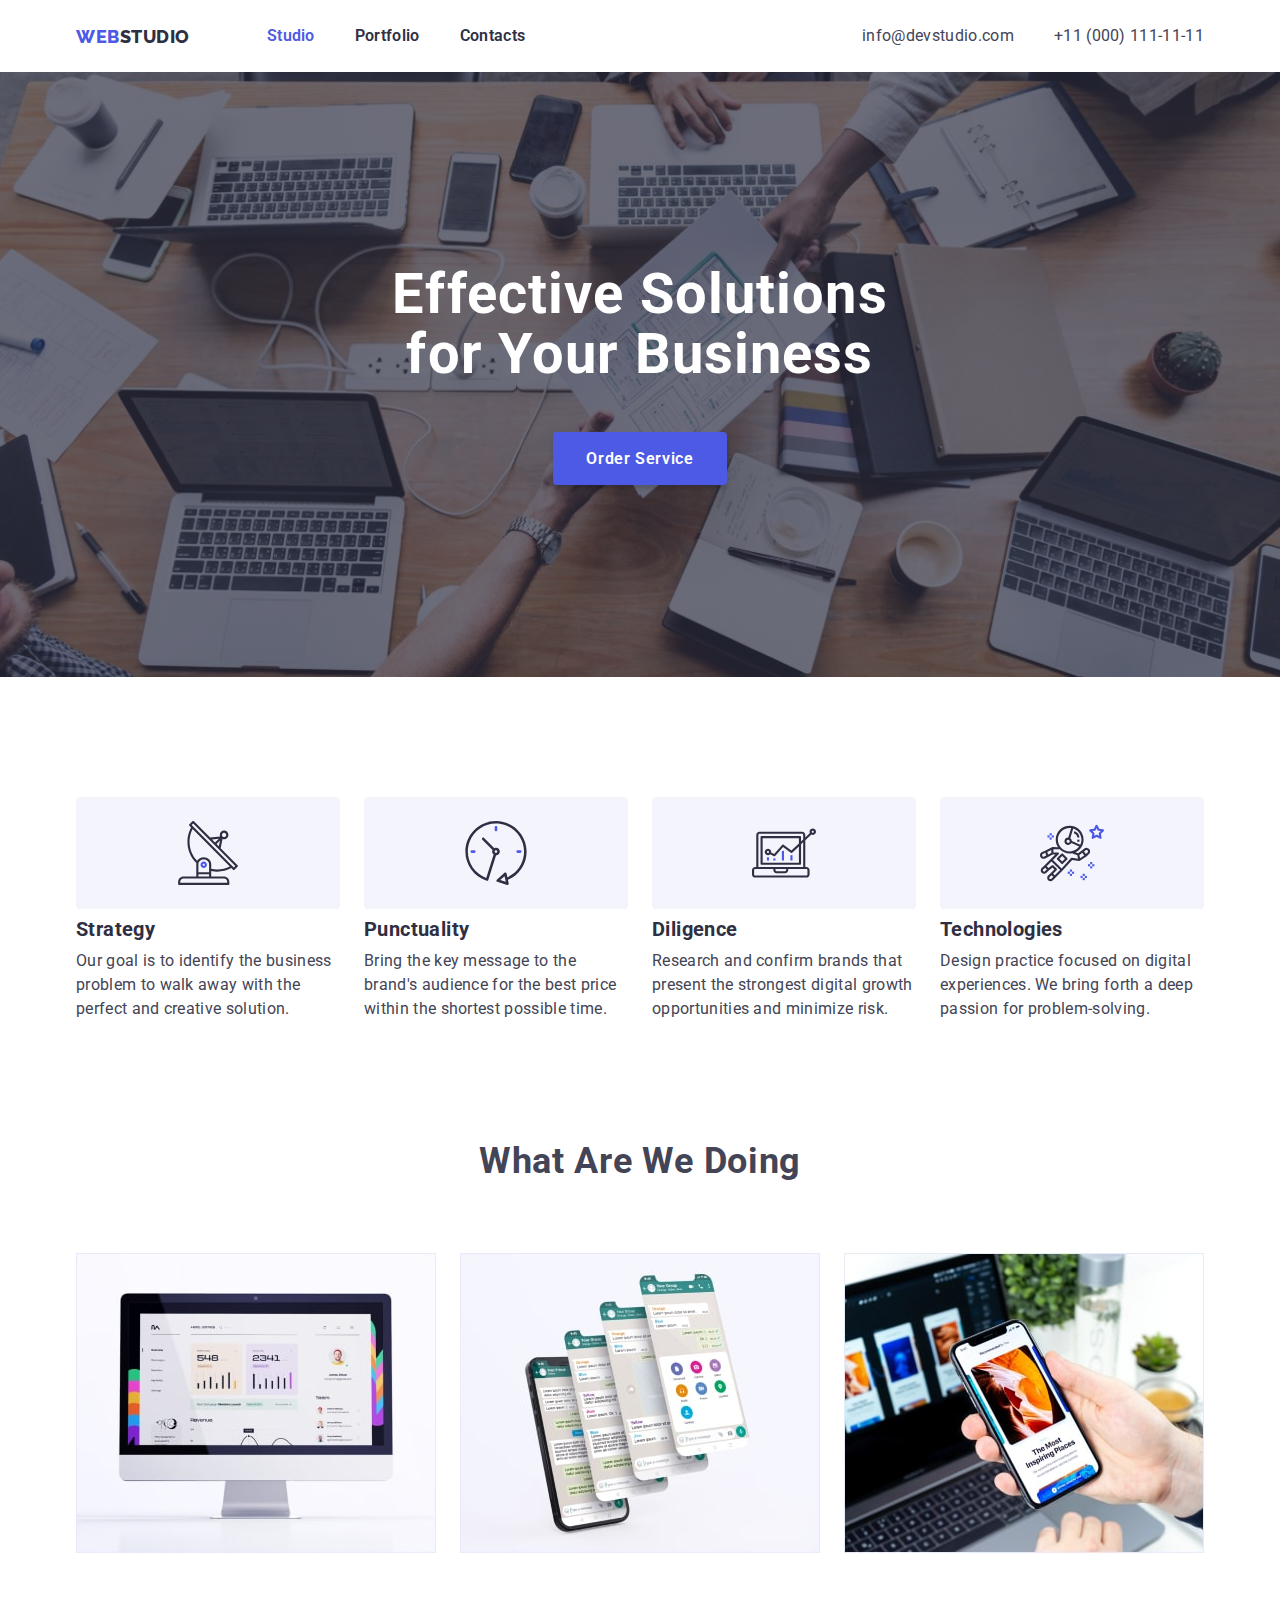
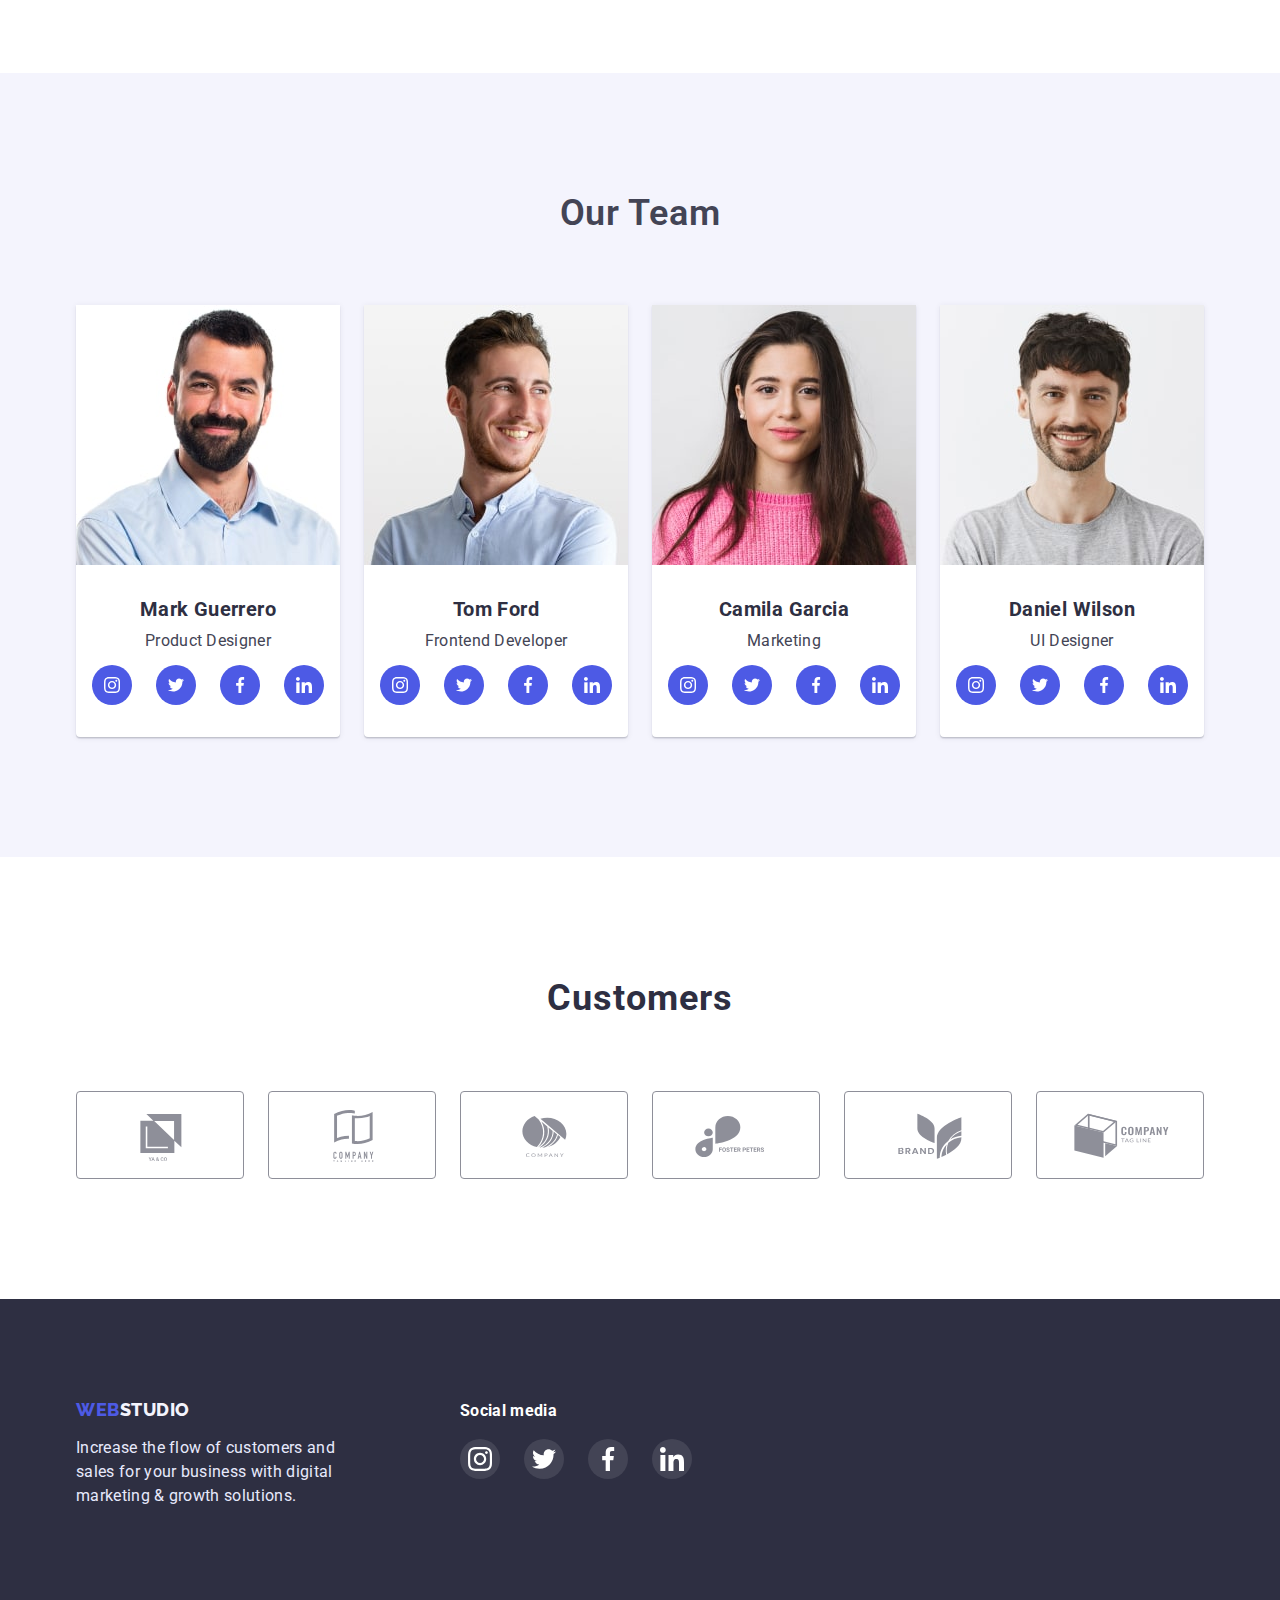
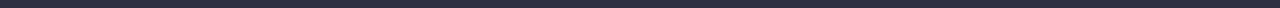
<file: index.html>
<!DOCTYPE html>
<html lang="en">
  <head>
    <meta charset="UTF-8" />
    <meta http-equiv="X-UA-Compatible" content="IE=edge" />
    <meta name="viewport" content="width=device-width, initial-scale=1.0" />
    <title>Webstudio</title>
    <link rel="preconnect" href="https://fonts.googleapis.com" />
    <link rel="preconnect" href="https://fonts.gstatic.com" crossorigin />
    <link href="https://fonts.googleapis.com/css2?family=Raleway:wght@700&family=Roboto:wght@400;500;700;900&display=swap" rel="stylesheet" />
    <link rel="stylesheet" href="https://cdnjs.cloudflare.com/ajax/libs/modern-normalize/1.1.0/modern-normalize.min.css" />
    <link rel="stylesheet" href="./css/styles.css" />
  </head>
  <body>
    <header class="header">
      <div class="container main-nav">
        <nav class="main-site-nav">
          <a href="./index.html" class="logo link"><span class="logo-purple">Web</span>studio</a>

          <ul class="site-nav list">
            <li class="item">
              <a href="#" class="site-nav-link link current">Studio</a>
            </li>
            <li class="item">
              <a href="./portfolio.html" class="site-nav-link link">Portfolio</a>
            </li>
            <li class="item">
              <a href="#" class="site-nav-link link">Contacts</a>
            </li>
          </ul>
        </nav>

        <ul class="auth-nav list">
          <li class="item">
            <a href="mailto:info@devstudio.com" class="auth-nav-link link">info@devstudio.com</a>
          </li>
          <li class="item">
            <a href="tel:+11(000)111-11-11" class="auth-nav-link link">+11 (000) 111-11-11</a>
          </li>
        </ul>
      </div>
    </header>

    <main>
      <section class="hero-section section">
        <div class="container">
          <h1 class="hero-title">Effective Solutions <br />for Your Business</h1>
          <button type="button" class="hero-btn">Order Service</button>
        </div>
      </section>

      <section class="skills section">
        <div class="container">
          <h2 class="visually-hidden">Why us</h2>
          <ul class="skills-list list">
            <li class="skills-item strategy">
              <div class="icon-skill">
                <svg class="icon">
                  <use href="./images/icons.svg#icon-antenna"></use>
                </svg>
              </div>
              <h3 class="skills-title">Strategy</h3>
              <p class="skills-text">Our goal is to identify the business problem to walk away with the perfect and creative solution.</p>
            </li>
            <li class="skills-item punctuality">
              <div class="icon-skill">
                <svg class="icon">
                  <use href="./images/icons.svg#icon-clock"></use>
                </svg>
              </div>
              <h3 class="skills-title">Punctuality</h3>
              <p class="skills-text">Bring the key message to the brand's audience for the best price within the shortest possible time.</p>
            </li>
            <li class="skills-item dilligence">
              <div class="icon-skill">
                <svg class="icon">
                  <use href="./images/icons.svg#icon-diagram"></use>
                </svg>
              </div>
              <h3 class="skills-title">Diligence</h3>
              <p class="skills-text">Research and confirm brands that present the strongest digital growth opportunities and minimize risk.</p>
            </li>
            <li class="skills-item technologies">
              <div class="icon-skill">
                <svg class="icon">
                  <use href="./images/icons.svg#icon-astronaut"></use>
                </svg>
              </div>
              <h3 class="skills-title">Technologies</h3>
              <p class="skills-text">Design practice focused on digital experiences. We bring forth a deep passion for problem-solving.</p>
            </li>
          </ul>
        </div>
      </section>

      <section class="about section">
        <div class="container">
          <h2 class="about-title">What are we doing</h2>
          <ul class="about-list list">
            <li class="about-item">
              <a href="#"><img src="./images/desktop.jpg" alt="Site in desktop" width="360" class="link about-item-img" /></a>
            </li>
            <li class="about-item">
              <a href="#"><img src="./images/messenger-in-phone.jpg" alt="Messenger in phone" width="360" class="link about-item-img" /></a>
            </li>
            <li class="about-item">
              <a href="#"><img src="./images/app-in-phone.jpg" alt="App in phone and laptop" width="360" class="link about-item-img" /></a>
            </li>
          </ul>
        </div>
      </section>

      <section class="team section">
        <div class="container">
          <h2 class="team-title">Our Team</h2>
          <ul class="team-list list">
            <li class="team-person">
              <img src="./images/person1.jpg" alt="Mark Guerrero" width="264" class="img-block" />
              <div class="img-description center">
                <h3 class="team-person-title">Mark Guerrero</h3>
                <p class="team-person-text">Product Designer</p>
                <ul class="social-list list">
                  <li class="icon-item">
                    <a href="#" class="social-link">
                      <svg class="social-icon">
                        <use href="./images/icons.svg#icon-instagram"></use>
                      </svg>
                    </a>
                  </li>
                  <li class="icon-item">
                    <a href="#" class="social-link">
                      <svg class="social-icon">
                        <use href="./images/icons.svg#icon-twitter"></use>
                      </svg>
                    </a>
                  </li>
                  <li class="icon-item">
                    <a href="#" class="social-link">
                      <svg class="social-icon">
                        <use href="./images/icons.svg#icon-facebook"></use>
                      </svg>
                    </a>
                  </li>
                  <li class="icon-item">
                    <a href="#" class="social-link">
                      <svg class="social-icon">
                        <use href="./images/icons.svg#icon-linkedin"></use>
                      </svg>
                    </a>
                  </li>
                </ul>
              </div>
            </li>
            <li class="team-person">
              <img src="./images/person2.jpg" alt="Tom Ford" width="264" class="img-block" />
              <div class="img-description style center">
                <h3 class="team-person-title">Tom Ford</h3>
                <p class="team-person-text">Frontend Developer</p>
                <ul class="social-list list">
                  <li class="icon-item">
                    <a href="#" class="social-link">
                      <svg class="social-icon">
                        <use href="./images/icons.svg#icon-instagram"></use>
                      </svg>
                    </a>
                  </li>
                  <li class="icon-item">
                    <a href="#" class="social-link">
                      <svg class="social-icon">
                        <use href="./images/icons.svg#icon-twitter"></use>
                      </svg>
                    </a>
                  </li>
                  <li class="icon-item">
                    <a href="#" class="social-link">
                      <svg class="social-icon">
                        <use href="./images/icons.svg#icon-facebook"></use>
                      </svg>
                    </a>
                  </li>
                  <li class="icon-item">
                    <a href="#" class="social-link">
                      <svg class="social-icon">
                        <use href="./images/icons.svg#icon-linkedin"></use>
                      </svg>
                    </a>
                  </li>
                </ul>
              </div>
            </li>
            <li class="team-person">
              <img src="./images/person3.jpg" alt="Camila Garcia" width="264" class="img-block" />
              <div class="img-description style center">
                <h3 class="team-person-title">Camila Garcia</h3>
                <p class="team-person-text">Marketing</p>
                <ul class="social-list list">
                  <li class="icon-item">
                    <a href="#" class="social-link">
                      <svg class="social-icon">
                        <use href="./images/icons.svg#icon-instagram"></use>
                      </svg>
                    </a>
                  </li>
                  <li class="icon-item">
                    <a href="#" class="social-link">
                      <svg class="social-icon">
                        <use href="./images/icons.svg#icon-twitter"></use>
                      </svg>
                    </a>
                  </li>
                  <li class="icon-item">
                    <a href="#" class="social-link">
                      <svg class="social-icon">
                        <use href="./images/icons.svg#icon-facebook"></use>
                      </svg>
                    </a>
                  </li>
                  <li class="icon-item">
                    <a href="#" class="social-link">
                      <svg class="social-icon">
                        <use href="./images/icons.svg#icon-linkedin"></use>
                      </svg>
                    </a>
                  </li>
                </ul>
              </div>
            </li>
            <li class="team-person">
              <img src="./images/person4.jpg" alt="Daniel Wilson" width="264" class="img-block" />
              <div class="img-description style center">
                <h3 class="team-person-title">Daniel Wilson</h3>
                <p class="team-person-text">UI Designer</p>
                <ul class="social-list list">
                  <li class="icon-item">
                    <a href="#" class="social-link">
                      <svg class="social-icon">
                        <use href="./images/icons.svg#icon-instagram"></use>
                      </svg>
                    </a>
                  </li>
                  <li class="icon-item">
                    <a href="#" class="social-link">
                      <svg class="social-icon">
                        <use href="./images/icons.svg#icon-twitter"></use>
                      </svg>
                    </a>
                  </li>
                  <li class="icon-item">
                    <a href="#" class="social-link">
                      <svg class="social-icon">
                        <use href="./images/icons.svg#icon-facebook"></use>
                      </svg>
                    </a>
                  </li>
                  <li class="icon-item">
                    <a href="#" class="social-link">
                      <svg class="social-icon">
                        <use href="./images/icons.svg#icon-linkedin"></use>
                      </svg>
                    </a>
                  </li>
                </ul>
              </div>
            </li>
          </ul>
        </div>
      </section>

      <section class="customers section">
        <div class="container">
          <h2 class="customers-title">Customers</h2>
          <ul class="customers-list list">
            <li class="customers-item">
              <a href="#" class="customers-link">
                <svg class="icon-customers">
                  <use use href="./images/icons.svg#icon-logo"></use>
                </svg>
              </a>
            </li>
            <li class="customers-item">
              <a href="#" class="customers-link">
                <svg class="icon-customers">
                  <use href="./images/icons.svg#icon-logo-1"></use>
                </svg>
              </a>
            </li>
            <li class="customers-item">
              <a href="#" class="customers-link">
                <svg class="icon-customers">
                  <use href="./images/icons.svg#icon-logo-2"></use>
                </svg>
              </a>
            </li>
            <li class="customers-item">
              <a href="#" class="customers-link">
                <svg class="icon-customers">
                  <use href="./images/icons.svg#icon-logo-3"></use>
                </svg>
              </a>
            </li>
            <li class="customers-item">
              <a href="#" class="customers-link">
                <svg class="icon-customers">
                  <use href="./images/icons.svg#icon-logo-4"></use>
                </svg>
              </a>
            </li>
            <li class="customers-item">
              <a href="#" class="customers-link">
                <svg class="icon-customers">
                  <use href="./images/icons.svg#icon-logo-5"></use>
                </svg>
              </a>
            </li>
          </ul>
        </div>
      </section>
    </main>

    <footer class="footer section">
      <div class="container">
        <ul class="footer-list list">
          <li class="footer-item">
            <div class="footer-description">
              <a href="./index.html" class="logo-footer link"><span class="logo-purple">Web</span>studio</a>
              <p class="footer-text">Increase the flow of customers and sales for your business with digital marketing & growth solutions.</p>
            </div>
          </li>
          <li class="footer-item">
            <h2 class="social-title">Social media</h2>
            <ul class="social-list list">
              <li>
                <a href="#" class="social-link footer-social-link">
                  <svg class="social-icon footer-icon">
                    <use href="./images/icons.svg#icon-instagram"></use>
                  </svg>
                </a>
              </li>
              <li>
                <a href="#" class="social-link footer-social-link">
                  <svg class="social-icon footer-icon">
                    <use href="./images/icons.svg#icon-twitter"></use>
                  </svg>
                </a>
              </li>
              <li>
                <a href="#" class="social-link footer-social-link">
                  <svg class="social-icon footer-icon">
                    <use href="./images/icons.svg#icon-facebook"></use>
                  </svg>
                </a>
              </li>
              <li>
                <a href="#" class="social-link footer-social-link">
                  <svg class="social-icon footer-icon">
                    <use href="./images/icons.svg#icon-linkedin"></use>
                  </svg>
                </a>
              </li>
            </ul>
          </li>
        </ul>
      </div>
    </footer>
  </body>
</html>
</file>
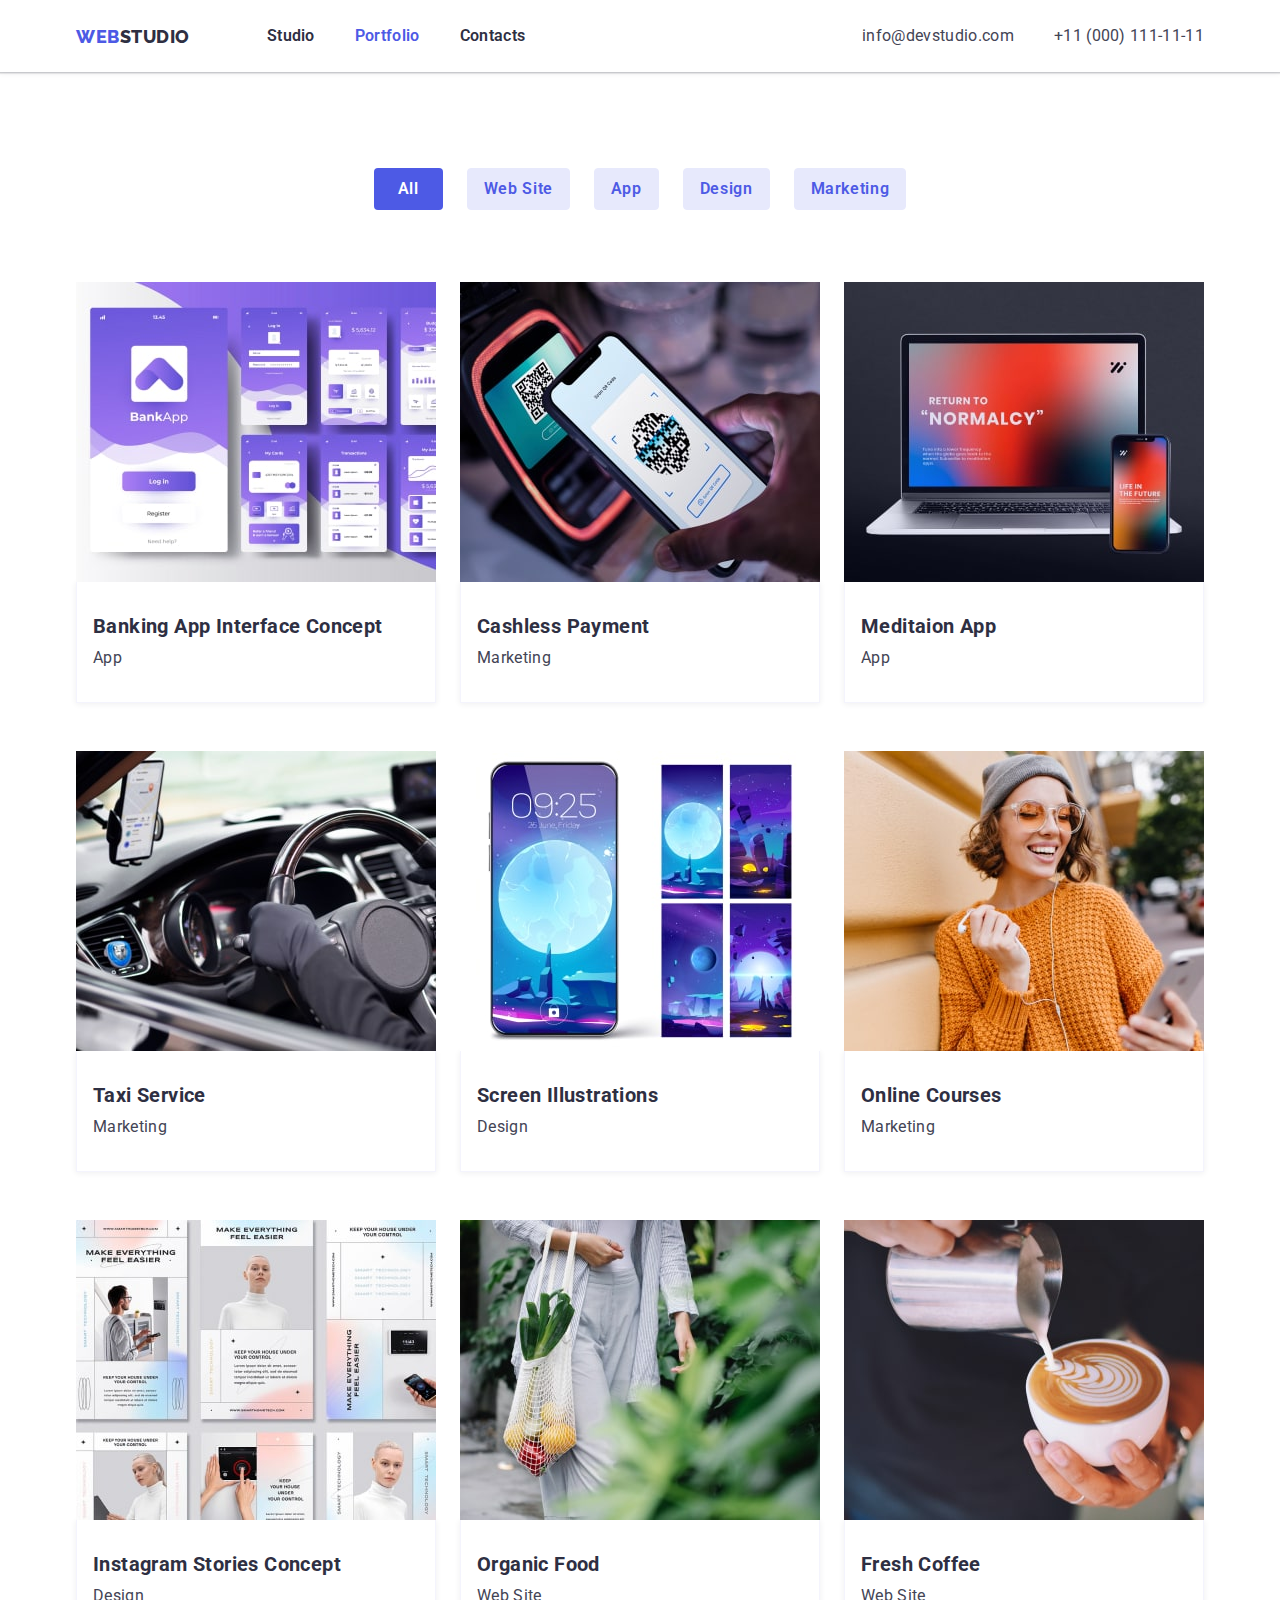
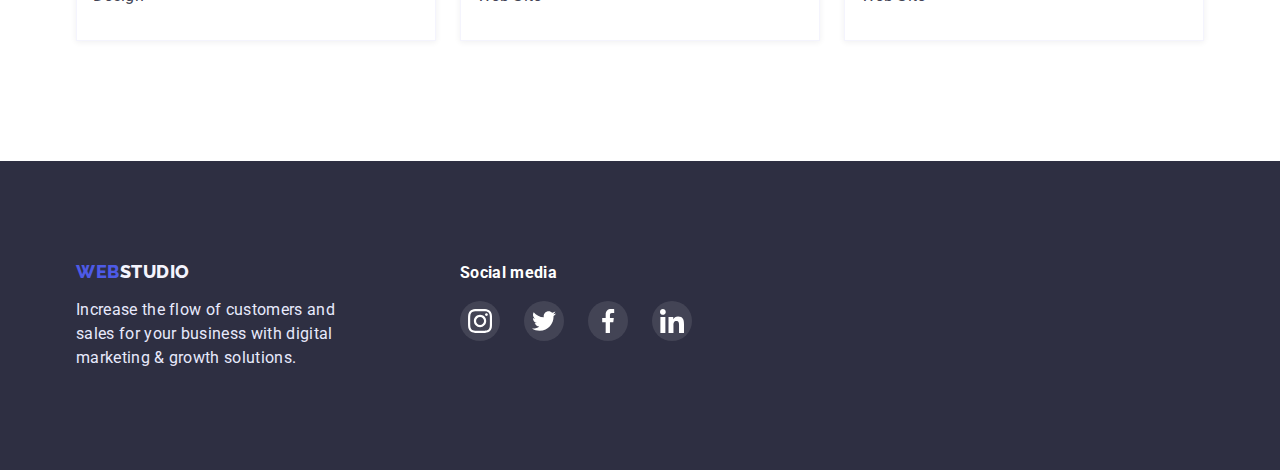
<file: portfolio.html>
<!DOCTYPE html>
<html lang="en">
  <head>
    <meta charset="UTF-8" />
    <meta http-equiv="X-UA-Compatible" content="IE=edge" />
    <meta name="viewport" content="width=device-width, initial-scale=1.0" />
    <title>Portfolio</title>
    <link rel="preconnect" href="https://fonts.googleapis.com" />
    <link rel="preconnect" href="https://fonts.gstatic.com" crossorigin />
    <link href="https://fonts.googleapis.com/css2?family=Raleway:wght@700&family=Roboto:wght@400;500;700;900&display=swap" rel="stylesheet" />
    <link rel="stylesheet" href="https://cdnjs.cloudflare.com/ajax/libs/modern-normalize/1.1.0/modern-normalize.min.css" />
    <link rel="stylesheet" href="./css/styles.css" />
  </head>
  <body>
    <header class="header">
      <div class="container main-nav">
        <nav class="main-site-nav">
          <a href="./index.html" class="logo link"><span class="logo-purple">Web</span>studio</a>

          <ul class="site-nav list">
            <li class="item"><a href="./index.html" class="site-nav-link link">Studio</a></li>
            <li class="item">
              <a href="./portfolio.html" class="site-nav-link link current">Portfolio</a>
            </li>
            <li class="item"><a href="#" class="site-nav-link link">Contacts</a></li>
          </ul>
        </nav>

        <ul class="auth-nav list">
          <li class="item">
            <a href="mailto:info@devstudio.com" class="auth-nav-link link">info@devstudio.com</a>
          </li>
          <li class="item">
            <a href="tel:+11(000)111-11-11" class="auth-nav-link link">+11 (000) 111-11-11</a>
          </li>
        </ul>
      </div>
    </header>

    <main>
      <section class="portfolio">
        <div class="container filter">
          <ul class="filter-list list">
            <li class="filter-item"><button type="button" class="portfolio-btn main">All</button></li>
            <li class="filter-item"><button type="button" class="portfolio-btn">Web Site</button></li>
            <li class="filter-item"><button type="button" class="portfolio-btn">App</button></li>
            <li class="filter-item"><button type="button" class="portfolio-btn">Design</button></li>
            <li class="filter-item">
              <button type="button" class="portfolio-btn">Marketing</button>
            </li>
          </ul>
        </div>

        <div class="container">
          <ul class="grid-list list">
            <li class="grid-item">
              <a href="#" class="link">
                <img src="./images/app.jpg" alt="app" width="360" class="img-block" />
                <div class="img-description grid">
                  <h1 class="portfolio-title">Banking App Interface Concept</h1>
                  <p class="portfolio-text">App</p>
                </div>
              </a>
            </li>
            <li class="grid-item">
              <a href="#" class="link">
                <img src="./images/qrcode.jpg" alt="qrcode" width="360" class="img-block" />
                <div class="img-description grid">
                  <h1 class="portfolio-title">Cashless Payment</h1>
                  <p class="portfolio-text">Marketing</p>
                </div>
              </a>
            </li>
            <li class="grid-item">
              <a href="#" class="link">
                <img src="./images/phone-and-laptop.jpg" alt="Meditaion App" width="360" class="img-block" />
                <div class="img-description grid">
                  <h1 class="portfolio-title">Meditaion App</h1>
                  <p class="portfolio-text">App</p>
                </div>
              </a>
            </li>
            <li class="grid-item">
              <a href="#" class="link">
                <img src="./images/car.jpg" alt="Taxi Service" width="360" class="img-block" />
                <div class="img-description grid">
                  <h1 class="portfolio-title">Taxi Service</h1>
                  <p class="portfolio-text">Marketing</p>
                </div>
              </a>
            </li>
            <li class="grid-item">
              <a href="#" class="link">
                <img src="./images/wallpapers.jpg" alt="Screen Illustrations" width="360" class="img-block" />
                <div class="img-description grid">
                  <h1 class="portfolio-title">Screen Illustrations</h1>
                  <p class="portfolio-text">Design</p>
                </div>
              </a>
            </li>
            <li class="grid-item">
              <a href="#" class="link">
                <img src="./images/woman.jpg" alt="Online Courses" width="360" class="img-block" />
                <div class="img-description grid">
                  <h1 class="portfolio-title">Online Courses</h1>
                  <p class="portfolio-text">Marketing</p>
                </div>
              </a>
            </li>
            <li class="grid-item">
              <a href="#" class="link">
                <img src="./images/advertisment.jpg" alt="Instagram Stories Concept" width="360" class="img-block" />
                <div class="img-description grid">
                  <h1 class="portfolio-title">Instagram Stories Concept</h1>
                  <p class="portfolio-text">Design</p>
                </div>
              </a>
            </li>
            <li class="grid-item">
              <a href="#" class="link">
                <img src="./images/food.jpg" alt="Organic Food" width="360" class="img-block" />
                <div class="img-description grid">
                  <h1 class="portfolio-title">Organic Food</h1>
                  <p class="portfolio-text">Web Site</p>
                </div>
              </a>
            </li>
            <li class="grid-item">
              <a href="#" class="link">
                <img src="./images/coffee.jpg" alt="Fresh Coffee" width="360" class="img-block" />
                <div class="img-description grid">
                  <h1 class="portfolio-title">Fresh Coffee</h1>
                  <p class="portfolio-text">Web Site</p>
                </div>
              </a>
            </li>
          </ul>
        </div>
      </section>
    </main>

    <footer class="footer section">
      <div class="container">
        <ul class="footer-list list">
          <li class="footer-item">
            <div class="footer-description">
              <a href="./index.html" class="logo-footer link"><span class="logo-purple">Web</span>studio</a>
              <p class="footer-text">Increase the flow of customers and sales for your business with digital marketing & growth solutions.</p>
            </div>
          </li>
          <li class="footer-item">
            <h2 class="social-title">Social media</h2>
            <ul class="social-list list">
              <li>
                <a href="#" class="social-link footer-social-link">
                  <svg class="social-icon footer-icon">
                    <use href="./images/icons.svg#icon-instagram"></use>
                  </svg>
                </a>
              </li>
              <li>
                <a href="#" class="social-link footer-social-link">
                  <svg class="social-icon footer-icon">
                    <use href="./images/icons.svg#icon-twitter"></use>
                  </svg>
                </a>
              </li>
              <li>
                <a href="#" class="social-link footer-social-link">
                  <svg class="social-icon footer-icon">
                    <use href="./images/icons.svg#icon-facebook"></use>
                  </svg>
                </a>
              </li>
              <li>
                <a href="#" class="social-link footer-social-link">
                  <svg class="social-icon footer-icon">
                    <use href="./images/icons.svg#icon-linkedin"></use>
                  </svg>
                </a>
              </li>
            </ul>
          </li>
        </ul>
      </div>
    </footer>
  </body>
</html>
</file>
<file: css/styles.css>
:root {
  --primiry-text-color: #434455;
  --title-text-color: #2e2f42;
  --accent-color: #4d5ae5;
  --primary-bg-color: #f5f5f5;
  --white-color: #ffffff;
  --secondary-title-color: #f4f4fd;
  --secondary-text-color: #e7e9fc;
  --company-color: #8e8f99;
  --success-color: #31d0aa;
}
body {
  font-family: 'Roboto', sans-serif;
  color: var(--primiry-text-color);
}
.link {
  text-decoration: none;
}
.list {
  padding: 0;
  margin: 0;
  list-style: none;
}
.site-nav .link.current {
  color: var(--accent-color);
}

.container {
  width: 1158px;
  padding-left: 15px;
  padding-right: 15px;
  margin: 0 auto;
  /* outline: 2px solid tomato; */
}

.section {
  padding-top: 120px;
  padding-bottom: 120px;
}
.img-block {
  display: block;
}

/* header */

.header {
  box-shadow: 0px 2px 1px rgba(46, 47, 66, 0.08), 0px 1px 1px rgba(46, 47, 66, 0.16), 0px 1px 6px rgba(46, 47, 66, 0.08);
}
.main-site-nav {
  display: flex;
  align-items: center;
}
.main-nav {
  display: flex;
  align-items: center;
}
.site-nav {
  display: flex;
  margin-left: 77px;
}

.site-nav > .item:not(:last-child) {
  margin-right: 40px;
}
.logo {
  color: var(--title-text-color);
  font-family: 'Raleway', sans-serif;
  font-weight: 800;
  font-size: 18px;
  line-height: calc(21 / 18);
  letter-spacing: 0.03em;
  text-transform: uppercase;
}
.logo .logo-purple {
  color: var(--accent-color);
}
.site-nav-link {
  display: block;
  padding-top: 24px;
  padding-bottom: 24px;

  color: var(--title-text-color);
  font-style: normal;
  font-weight: 600;
  line-height: calc(24 / 16);
  letter-spacing: 0.02em;
}
.site-nav-link:hover,
.site-nav-link:focus {
  color: var(--accent-color);
}
.site-nav-link:active {
  color: var(--accent-color);
}
.auth-nav {
  display: flex;
  margin-left: auto;
}
.auth-nav > .item:not(:last-child) {
  margin-right: 40px;
}
.auth-nav-link {
  display: block;
  padding-top: 24px;
  padding-bottom: 24px;

  color: var(--primiry-text-color);
  line-height: calc(24 / 16);
  letter-spacing: 0.02em;
}
.auth-nav-link:hover,
.auth-nav-link:focus {
  color: var(--accent-color);
}
.auth-nav-link:active {
  color: var(--accent-color);
}

/* hero section */

.hero-section.section {
  padding-top: 192px;
  padding-bottom: 192px;
}
.hero-section {
  text-align: center;
  background-color: var(--title-text-color);
  background-image: linear-gradient(#2e2f42b3, #2e2f42b3), url('../images/people-office.jpg');
  background-repeat: no-repeat;
  background-position: center;
  background-size: cover;
  max-width: 1440px;
  margin-right: auto;
  margin-left: auto;
}
.hero-title {
  margin-top: 0;
  margin-bottom: 48px;

  color: var(--white-color);
  font-size: 56px;
  line-height: calc(60 / 56);
  letter-spacing: 0.02em;
}
.hero-btn {
  min-width: 170px;
  padding: 16px 32px;

  color: var(--white-color);
  background-color: var(--accent-color);
  font-weight: 600;
  font-size: 16px;
  line-height: calc(19 / 16);
  letter-spacing: 0.04em;
  cursor: pointer;
  border: 1px solid transparent;
  border-radius: 4px;
  text-align: center;
  box-shadow: 0px 4px 4px rgba(0, 0, 0, 0.15);
}
.hero-btn:hover,
.hero-btn:active {
  box-shadow: 0px 1px 6px rgba(46, 47, 66, 0.08), 0px 1px 1px rgba(46, 47, 66, 0.16), 0px 2px 1px rgba(46, 47, 66, 0.08);
}
.hero-btn:focus {
  background: #404bbf;
}

/* Why us section */

.icon {
  display: block;
  width: 64px;
  height: 64px;
}
.icon-skill {
  display: flex;
  align-items: center;
  justify-content: center;
  height: 112px;
  background-color: var(--secondary-title-color);
  border-radius: 4px;
  margin-bottom: 8px;
}
.skills-item:not(:nth-last-child(-n + 4)) {
  margin-bottom: 24px;
}
.skills-item:not(:nth-child(4n)) {
  margin-right: 24px;
}
.skills-item {
  width: calc((100% - 72px) / 4);
}
.skills-list {
  display: flex;
  flex-wrap: wrap;
}
.skills.section {
  padding-bottom: 0;
}
.visually-hidden {
  position: absolute;
  width: 1px;
  height: 1px;
  margin: -1px;
  border: 0;
  padding: 0;
  white-space: nowrap;
  clip-path: inset(100%);
  clip: rect(0 0 0 0);
  overflow: hidden;
}
.skills-title {
  margin-top: 0;
  margin-bottom: 8px;

  color: var(--title-text-color);
  font-size: 20px;
  line-height: calc(24 / 20);
  letter-spacing: 0.02em;
}
.skills-text {
  margin-top: 0;
  margin-bottom: 0;
  max-width: 264px;

  color: var(--primiry-text-color);
  line-height: calc(24 / 16);
  letter-spacing: 0.02em;
}

/* About section */

.about-item {
  width: calc((100% - 48px) / 3);
}
.about-item-img {
  display: block;
  max-width: 100%;
}
.about-item:not(:nth-last-child(-n + 3)) {
  margin-bottom: 24px;
}
.about-item:not(:nth-child(3n)) {
  margin-right: 24px;
}
.about-list {
  display: flex;
  flex-wrap: wrap;
}
.about-title {
  margin-top: 0;
  margin-bottom: 72px;

  font-size: 36px;
  line-height: calc(40 / 36);
  text-align: center;
  letter-spacing: 0.02em;
  text-transform: capitalize;
}

/* Team section */

.social-icon {
  display: block;
  width: 16px;
  height: 16px;
  fill: var(--white-color);
}
.social-link {
  display: flex;
  justify-content: center;
  align-items: center;
  background-color: var(--accent-color);
  border-radius: 50%;
  width: 40px;
  height: 40px;
}
.social-list {
  display: flex;
  justify-content: center;
  align-items: center;
  gap: 24px;
}
.img-description.center {
  text-align: center;
}
.team-person:not(:nth-last-child(-n + 4)) {
  margin-bottom: 24px;
}
.team-person:not(:nth-child(4n)) {
  margin-right: 24px;
}
.team-list {
  display: flex;
  flex-wrap: wrap;
}
.img-description {
  padding: 32px 16px;
}

.team {
  background-color: var(--secondary-title-color);
}
.team-title {
  margin-top: 0;
  margin-bottom: 72px;

  font-style: normal;
  font-weight: 600;
  font-size: 36px;
  line-height: calc(40 / 36);
  text-align: center;
  letter-spacing: 0.02em;
  text-transform: capitalize;
}
.team-person {
  width: calc((100% - 72px) / 4);
  background-color: var(--white-color);
  box-shadow: 0px 1px 6px rgba(46, 47, 66, 0.08), 0px 1px 1px rgba(46, 47, 66, 0.16), 0px 2px 1px rgba(46, 47, 66, 0.08);
  border-radius: 0px 0px 4px 4px;
}
.team-person-title {
  margin-top: 0;
  margin-bottom: 8px;

  color: var(--title-text-color);
  font-size: 20px;
  line-height: calc(24 / 20);
  letter-spacing: 0.02em;
}
.team-person-text {
  margin-top: 0;
  margin-bottom: 12px;

  color: var(--primiry-text-color);
  line-height: calc(24 / 16);
  letter-spacing: 0.02em;
}

/* customers */

.customers-link:hover,
.customers-link:active {
  border-color: currentColor;
  color: #4d5ae5;
}
.customers-link:hover .icon-customers,
.customers-link:active .icon-customers {
  fill: #4d5ae5;
}
.customers-link {
  width: 168px;
  height: 88px;
  display: flex;
  justify-content: center;
  align-items: center;
  border: 1px solid var(--company-color);
  border-radius: 4px;
  background-color: var(--white-color);
}
.icon-customers {
  display: block;
  width: 104px;
  height: 56px;
  fill: var(--company-color);
}

.customers-list {
  display: flex;
  align-items: center;
  justify-content: center;
  gap: 24px;
}

.customers-title {
  margin-top: 0;
  margin-bottom: 72px;

  color: var(--title-text-color);
  font-weight: 700;
  font-size: 36px;
  line-height: calc(42 / 36);
  text-align: center;
  letter-spacing: 0.03em;
}

/* footer */

.social-icon.footer-icon {
  width: 24px;
  height: 24px;
}
.social-link.footer-social-link {
  background-color: rgba(255, 255, 255, 0.1);
}
.social-link.footer-social-link:hover,
.social-link.footer-social-link:active {
  background-color: var(--success-color);
}
.footer-list {
  display: flex;
  align-items: baseline;
}
.social-title {
  color: var(--white-color);
  font-size: 16px;
  line-height: 24px;
  letter-spacing: 0.02em;
  margin-top: 0;
  margin-bottom: 16px;
}
.footer-description {
  width: 264px;
  margin-right: 120px;
}
.footer.section {
  padding-top: 100px;
  padding-bottom: 100px;
}
.footer {
  background-color: var(--title-text-color);
}
.logo-footer {
  color: var(--secondary-title-color);
  font-family: 'Raleway';
  font-style: normal;
  font-weight: 800;
  font-size: 18px;
  line-height: calc(21 / 18);
  letter-spacing: 0.03em;
  text-transform: uppercase;
}
.logo-footer .logo-purple {
  color: var(--accent-color);
}
.footer-text {
  margin-top: 16px;
  margin-bottom: 0;

  color: var(--secondary-text-color);
  line-height: calc(24 / 16);
  letter-spacing: 0.02em;
}

/* portfolio */

.container.filter {
  margin-bottom: 72px;
}
.portfolio {
  padding-top: 96px;
  padding-bottom: 120px;
}
.img-description.grid {
  padding-right: 0;
  padding-left: 16px;
  border: 0.5px solid var(--secondary-title-color);
  border-top: 0;
  box-shadow: 0px 1px 6px rgba(46, 47, 66, 0.08);
}
.grid-item:hover,
.grid-item:active {
  box-shadow: 0px 1px 6px rgba(46, 47, 66, 0.08), 0px 1px 1px rgba(46, 47, 66, 0.16), 0px 2px 1px rgba(46, 47, 66, 0.08);
}
.grid-item {
  width: calc((100% - 72px) / 3);
  margin-right: 24px;
  margin-bottom: 48px;
}
.grid-list {
  display: flex;
  flex-wrap: wrap;
  margin-right: -24px;
  margin-bottom: -48px;
}
.filter-item:not(:last-child) {
  margin-right: 24px;
}
.filter-list {
  display: flex;
  justify-content: center;
  align-items: center;
}

.portfolio-btn.main {
  color: var(--white-color);
  background-color: var(--accent-color);
  min-width: 69px;
  border-color: transparent;
}
.portfolio-btn {
  display: inline-block;
  padding: 8px 16px;

  color: var(--accent-color);
  background-color: var(--secondary-text-color);
  font-family: inherit;
  font-style: normal;
  font-weight: 600;
  font-size: 16px;
  line-height: calc(24 / 16);
  align-items: center;
  text-align: center;
  letter-spacing: 0.04em;
  border: 1px solid var(--secondary-text-color);
  border-radius: 4px;
  cursor: pointer;
}
.portfolio-btn:hover,
.portfolio-btn:focus {
  color: var(--white-color);
  background-color: var(--accent-color);
  box-shadow: 0px 3px 1px rgba(0, 0, 0, 0.1), 0px 2px 1px rgba(0, 0, 0, 0.08), 0px 2px 2px rgba(0, 0, 0, 0.12);
}
.portfolio .portfolio-title {
  margin-top: 0;
  margin-bottom: 8px;

  color: var(--title-text-color);
  font-size: 20px;
  line-height: calc(24 / 20);
  letter-spacing: 0.02em;
}
.portfolio .portfolio-text {
  margin-top: 0;
  margin-bottom: 0;

  color: var(--primiry-text-color);
  line-height: calc(24 / 16);
  letter-spacing: 0.02em;
}
</file>
